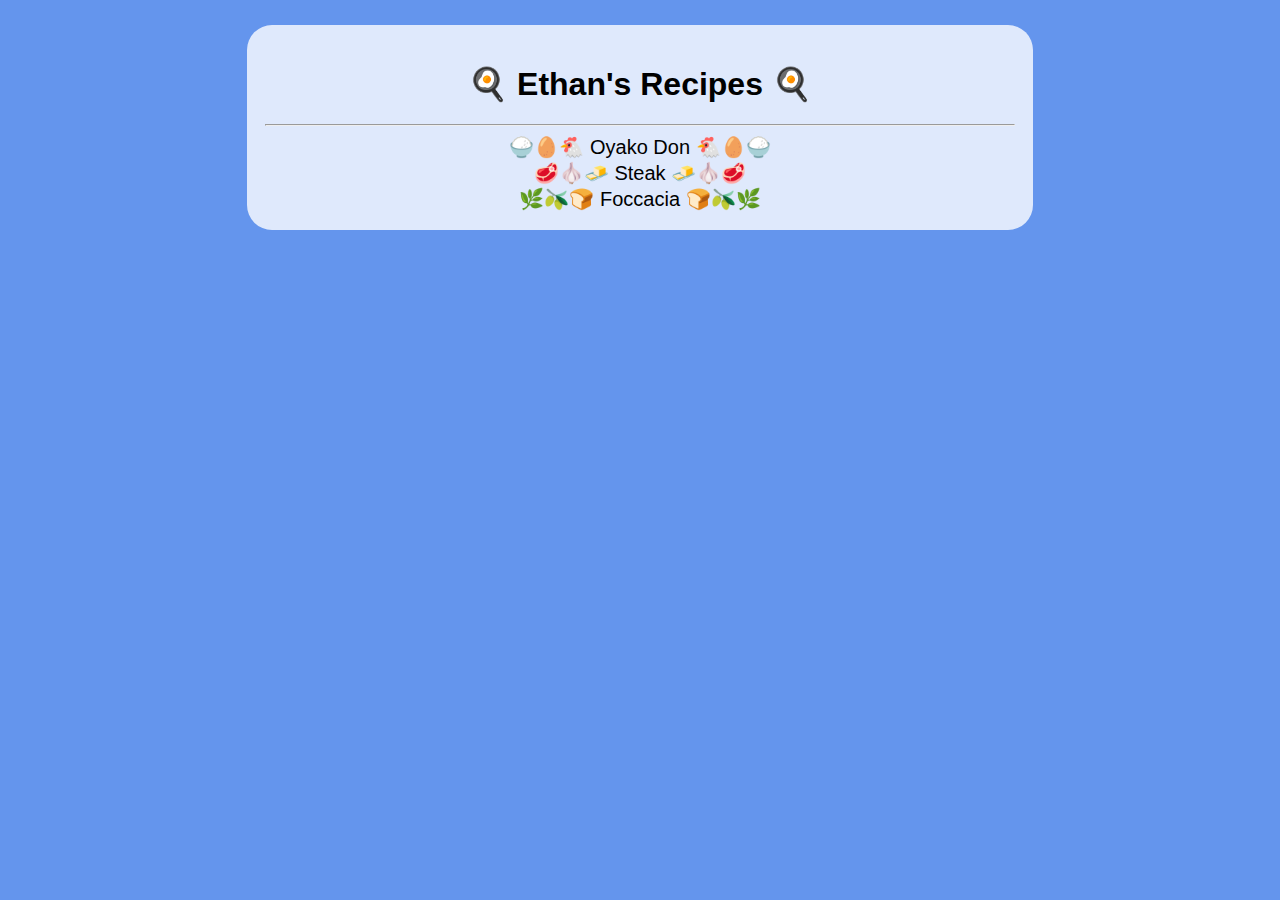
<file: index.html>
<!DOCTYPE html>
<html lang="en">
	<head>
		<meta charset="UTF-8" />
		<meta name="viewport" content="width=device-width, initial-scale=1.0" />
		<title>Recipes | Home 🏠</title>
        <link rel="stylesheet" href="styles/index.css">
	</head>
	<body>
        <div class="recipes_card">
            <h1>🍳 Ethan's Recipes 🍳</h1>
            <hr>
                <a class="btn" href="recipes/oyakodon.html" target="_self" rel="noreferrer"><button>🍚🥚🐔 Oyako Don 🐔🥚🍚</button></a>
                <a href="recipes/steak.html" target="_self" rel="noreferrer"><button>🥩🧄🧈 Steak 🧈🧄🥩</button></a>
                <a href="recipes/focaccia.html" target="_self" rel="noreferrer"><button>🌿🫒🍞 Foccacia 🍞🫒🌿</button></a>
        </div>
    </body>
</html>
</file>
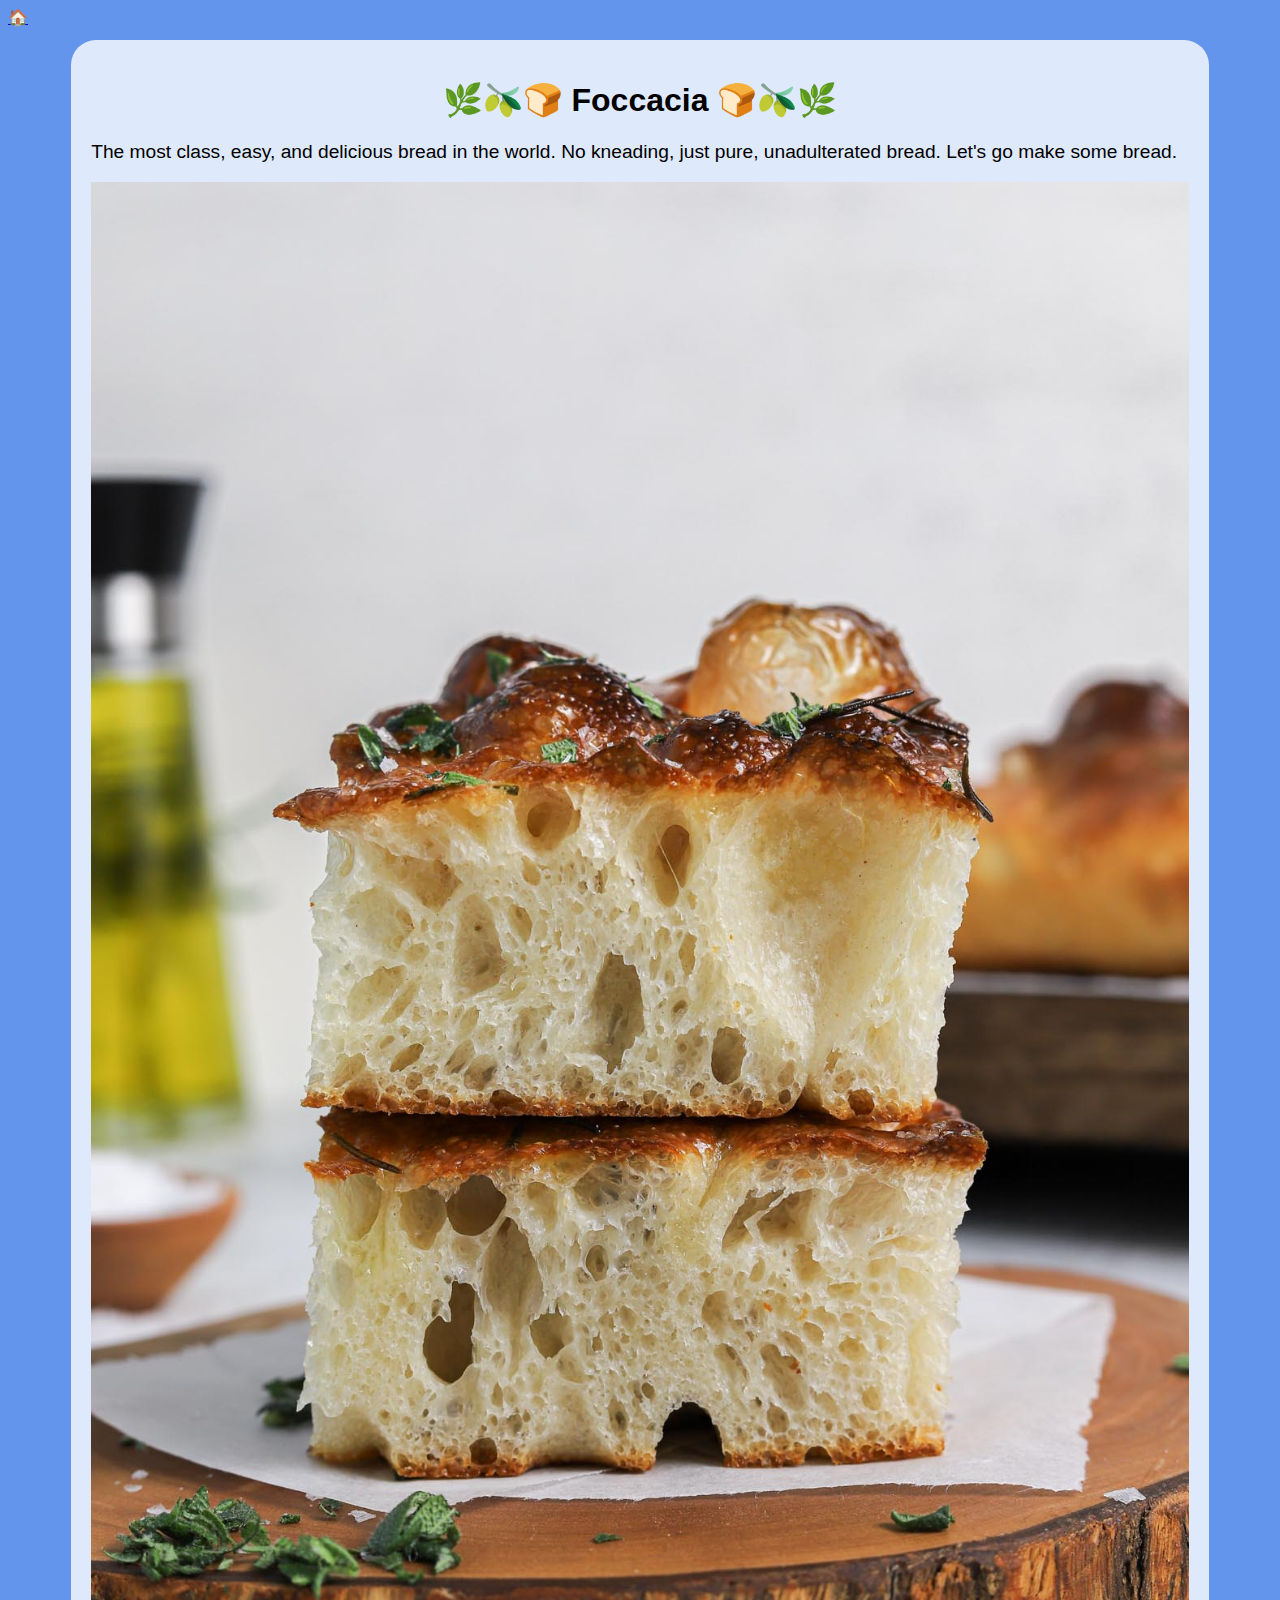
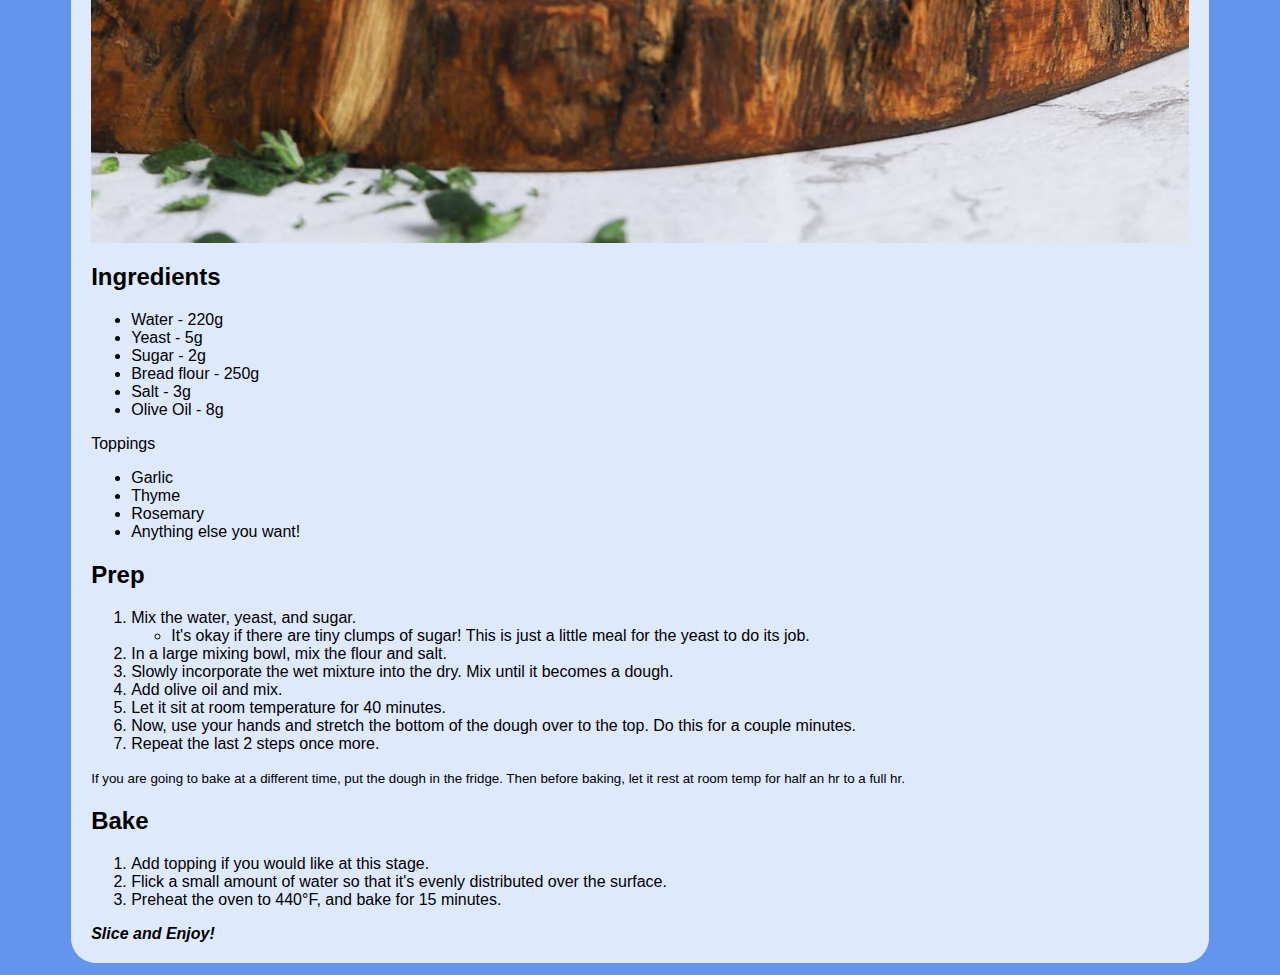
<file: recipes/focaccia.html>
<!DOCTYPE html>
<html lang="en">
	<head>
		<meta charset="UTF-8" />
		<meta name="viewport" content="width=device-width, initial-scale=1.0" />
		<title>Recipes | Foccacia 🍞🫒🌿</title>
		<link rel="stylesheet" href="../styles/recipes.css">
	</head>
	<body>
		<a href="../index.html" target="_self" rel="noreferrer">🏠</a>
		<div class="content">
		<h1>🌿🫒🍞 Foccacia 🍞🫒🌿</h1>
		<p>
			The most class, easy, and delicious bread in the world. No kneading, just
			pure, unadulterated bread. Let's go make some bread.
		</p>
		<img src="../imgs/focaccia.png" alt="focaccia" height="500" />
		<h2>Ingredients</h2>
		<ul>
			<li>Water - 220g</li>
			<li>Yeast - 5g</li>
			<li>Sugar - 2g</li>
			<li>Bread flour - 250g</li>
			<li>Salt - 3g</li>
			<li>Olive Oil - 8g</li>
		</ul>
		Toppings
		<ul>
			<li>Garlic</li>
			<li>Thyme</li>
			<li>Rosemary</li>
			<li>Anything else you want!</li>
		</ul>
		<h2>Prep</h2>
		<ol>
			<li>
				Mix the water, yeast, and sugar.
				<ul>
					<li>
						It's okay if there are tiny clumps of sugar! This is just a little
						meal for the yeast to do its job.
					</li>
				</ul>
			</li>
			<li>In a large mixing bowl, mix the flour and salt.</li>
			<li>
				Slowly incorporate the wet mixture into the dry. Mix until it becomes a
				dough.
			</li>
			<li>Add olive oil and mix.</li>
			<li>Let it sit at room temperature for 40 minutes.</li>
			<li>
				Now, use your hands and stretch the bottom of the dough over to the top.
				Do this for a couple minutes.
			</li>
			<li>Repeat the last 2 steps once more.</li>
		</ol>
		<small
			>If you are going to bake at a different time, put the dough in the
			fridge. Then before baking, let it rest at room temp for half an hr to a
			full hr.</small
		>
		<h2>Bake</h2>
		<ol>
            <li>Add topping if you would like at this stage.</li>
            <li>Flick a small amount of water so that it's evenly distributed over the surface.</li>
			<li>Preheat the oven to 440°F, and bake for 15 minutes.</li>
		</ol>

        <strong><em>Slice and Enjoy!</em></strong>
		</div>
	</body>
</html>
</file>
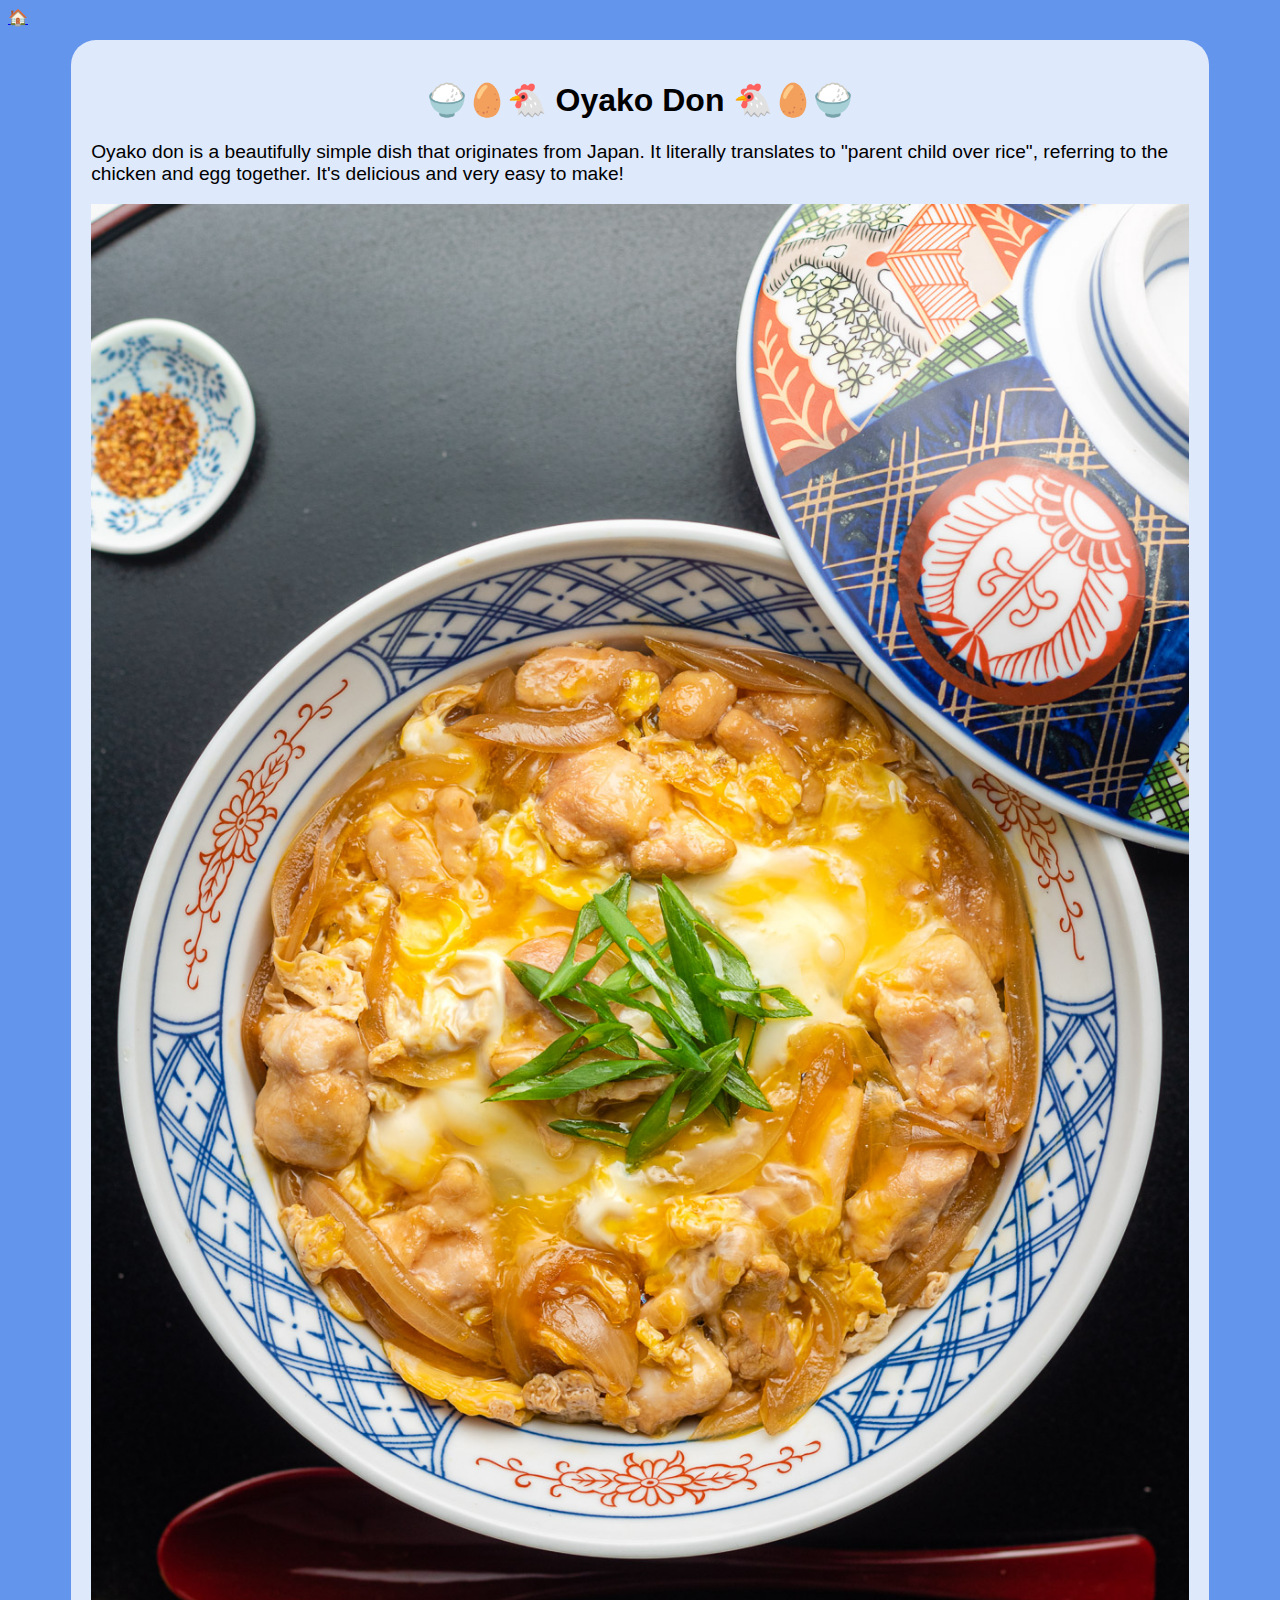
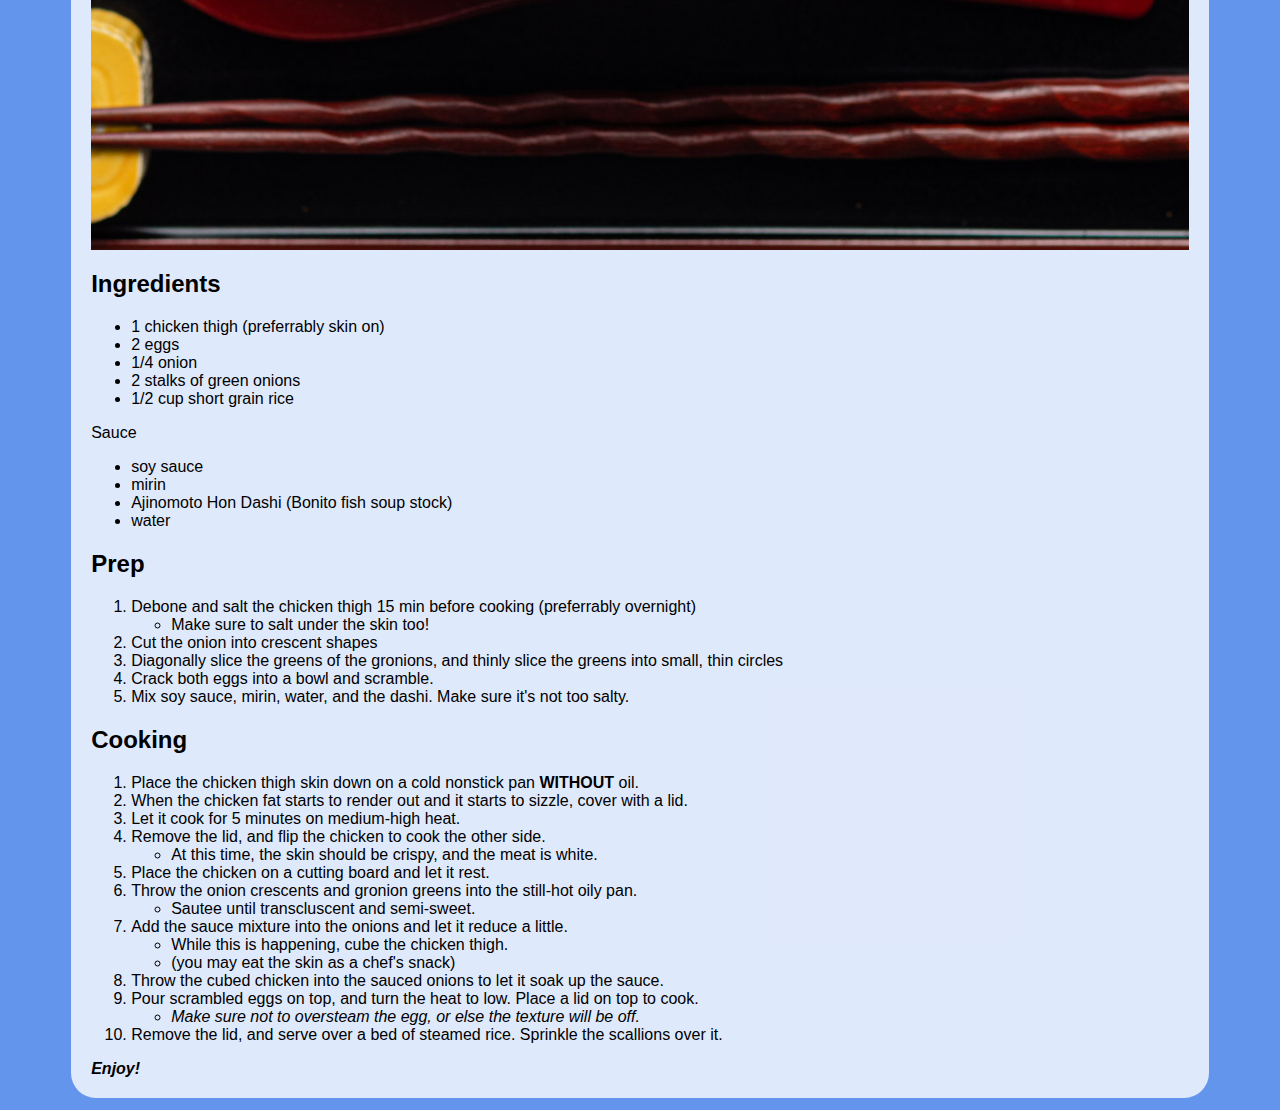
<file: recipes/oyakodon.html>
<!DOCTYPE html>
<html lang="en">
	<head>
		<meta charset="UTF-8" />
		<meta name="viewport" content="width=device-width, initial-scale=1.0" />
		<title>Recipes | Oyako Don 🐔🥚🍚</title>
		<link rel="stylesheet" href="../styles/recipes.css" />
	</head>
	<body>
		<a href="../index.html" target="_self" rel="noreferrer">🏠</a>
		<div class="content">
		<h1>🍚🥚🐔 Oyako Don 🐔🥚🍚</h1>
		<p>
			Oyako don is a beautifully simple dish that originates from Japan. It
			literally translates to "parent child over rice", referring to the chicken
			and egg together. It's delicious and very easy to make!
		</p>
		<img src="../imgs/oyakodon.png" height="500" alt="Oyako Don" />
		<h2>Ingredients</h2>
		<ul>
			<li>1 chicken thigh (preferrably skin on)</li>
			<li>2 eggs</li>
			<li>1/4 onion</li>
			<li>2 stalks of green onions</li>
			<li>1/2 cup short grain rice</li>
		</ul>
		Sauce
		<ul>
			<li>soy sauce</li>
			<li>mirin</li>
			<li>Ajinomoto Hon Dashi (Bonito fish soup stock)</li>
			<li>water</li>
		</ul>

		<h2>Prep</h2>
		<ol>
			<li>
				Debone and salt the chicken thigh 15 min before cooking (preferrably
				overnight)
				<ul>
					<li>Make sure to salt under the skin too!</li>
				</ul>
			</li>
			<li>Cut the onion into crescent shapes</li>
			<li>
				Diagonally slice the greens of the gronions, and thinly slice the greens
				into small, thin circles
			</li>
			<li>Crack both eggs into a bowl and scramble.</li>
			<li>
				Mix soy sauce, mirin, water, and the dashi. Make sure it's not too
				salty.
			</li>
		</ol>
		<h2>Cooking</h2>
		<ol>
			<li>
				Place the chicken thigh skin down on a cold nonstick pan
				<strong>WITHOUT</strong> oil.
			</li>
			<li>
				When the chicken fat starts to render out and it starts to sizzle, cover
				with a lid.
			</li>
			<li>Let it cook for 5 minutes on medium-high heat.</li>
			<li>
				Remove the lid, and flip the chicken to cook the other side.
				<ul>
					<li>
						At this time, the skin should be crispy, and the meat is white.
					</li>
				</ul>
			</li>
			<li>Place the chicken on a cutting board and let it rest.</li>
			<li>
				Throw the onion crescents and gronion greens into the still-hot oily
				pan.
				<ul>
					<li>Sautee until transcluscent and semi-sweet.</li>
				</ul>
			</li>
			<li>
				Add the sauce mixture into the onions and let it reduce a little.
				<ul>
					<li>While this is happening, cube the chicken thigh.</li>
					<li>(you may eat the skin as a chef's snack)</li>
				</ul>
			</li>
			<li>
				Throw the cubed chicken into the sauced onions to let it soak up the
				sauce.
			</li>
			<li>
				Pour scrambled eggs on top, and turn the heat to low. Place a lid on top
				to cook.
				<ul>
					<li>
						<em
							>Make sure not to oversteam the egg, or else the texture will be
							off.</em
						>
					</li>
				</ul>
			</li>
			<li>
				Remove the lid, and serve over a bed of steamed rice. Sprinkle the
				scallions over it.
			</li>
		</ol>
		<strong><em>Enjoy!</em></strong>
		</div>
	</body>
</html>
</file>
<file: styles/index.css>
body {
	font-family: "Segoe UI", Tahoma, Geneva, Verdana, sans-serif;
	background-color: cornflowerblue;
}

h1 {
	text-align: center;
}

.recipes_card {
	display: block;
    background-color: rgba(255, 255, 255, 0.797);
	/* color: ; */
	width: 750px;
	margin: 2% auto;
	padding: 18px;
	border-radius: 25px;
}

.recipes_card a {
	color: aliceblue !important;
	text-decoration: none;
}

.recipes_card button {
	display: block;
	box-sizing: border-box;
	width: 750px;
	margin: 0 auto;
	background-color: transparent;
	border: 0;
	font-size: 20px;
	border-radius: 25px;
}

.recipes_card button:hover {
	background-color: rgba(0, 0, 0, 0.025);
	text-decoration: underline;
}
</file>
<file: styles/recipes.css>
body {
	font-family: "Segoe UI", Tahoma, Geneva, Verdana, sans-serif;
	background-color: cornflowerblue;
}

h1 {
    text-align: center;
}

p {
    font-size: larger;
}

img {
    display: block;
    margin: 0 auto;
    height: 100%;
    width: 100%;
}

.content {
    /* display: block; */
    background-color: rgba(255, 255, 255, 0.797);
    /* box-sizing: border-box; */
    padding: 20px 20px;
    outline: red;
    margin: 1% 5%;
    border-radius: 25px;
    /* margin: 0 auto; */
}
</file>
